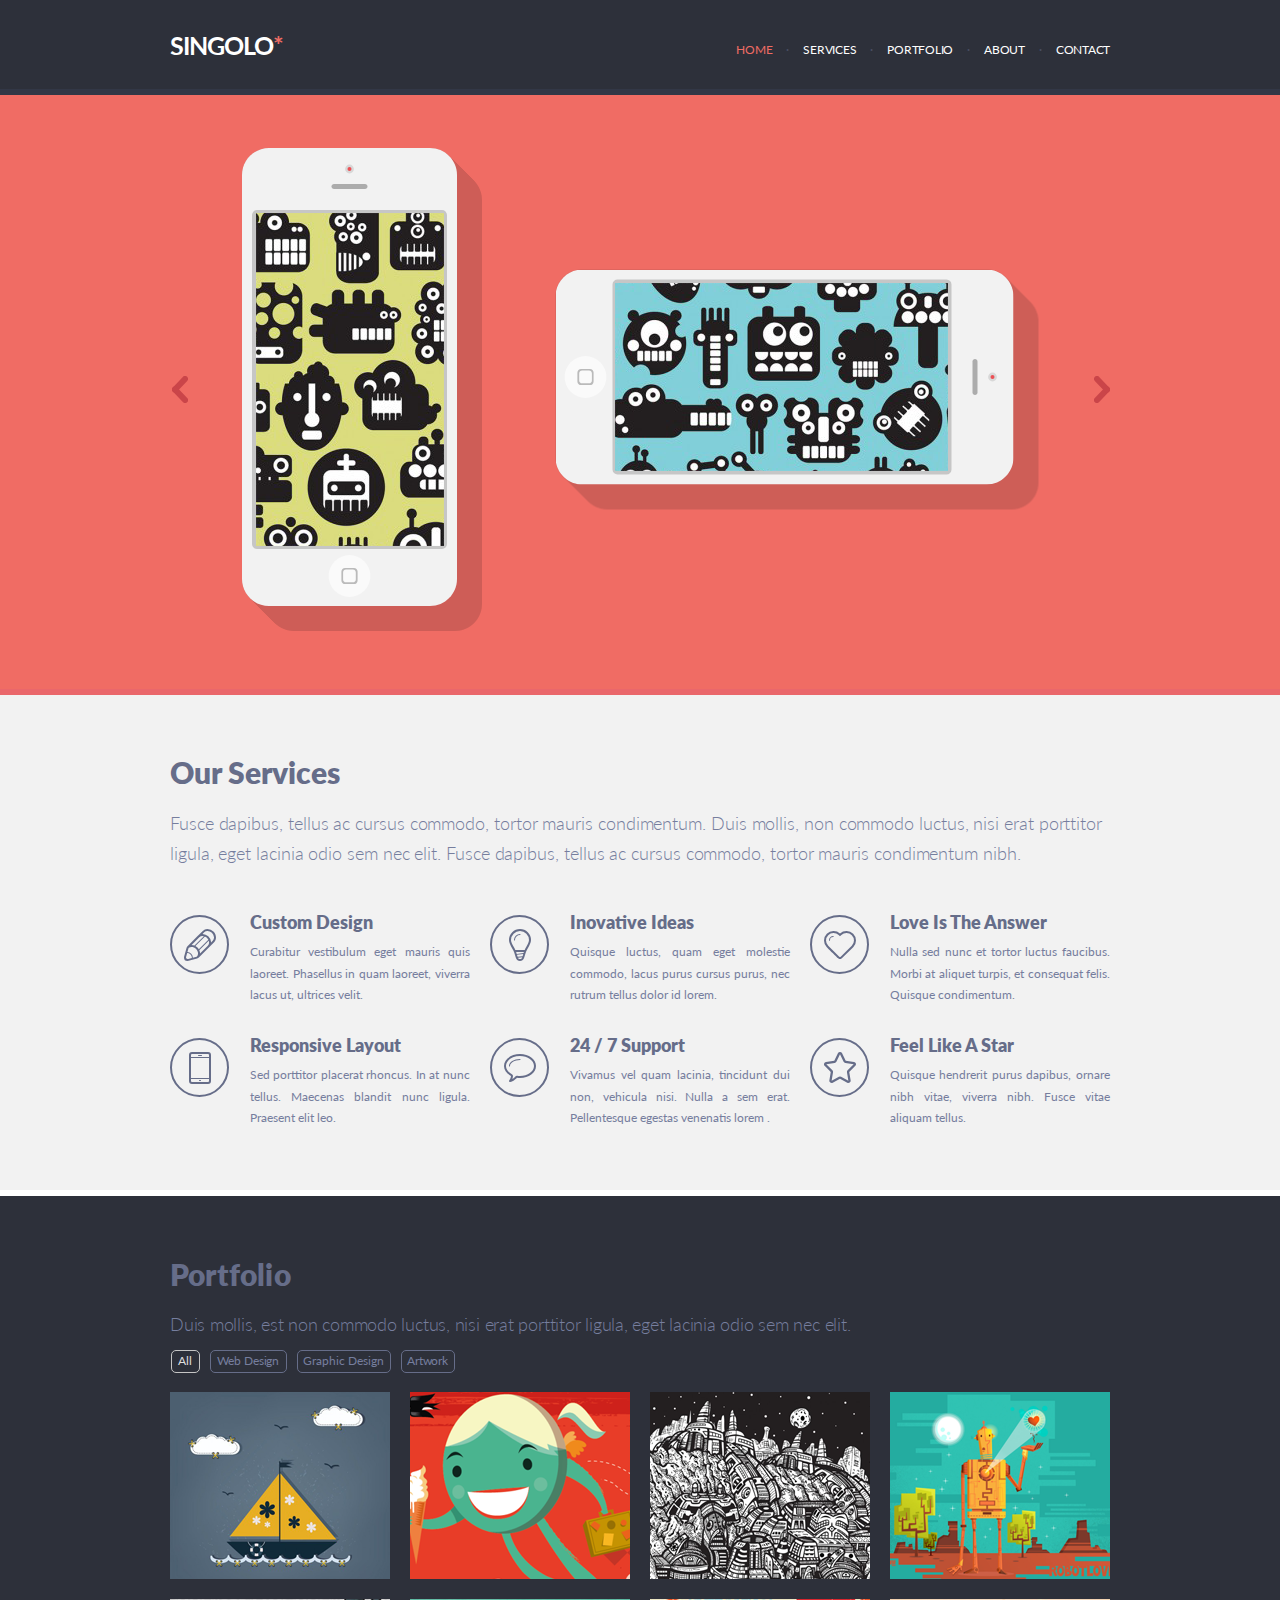
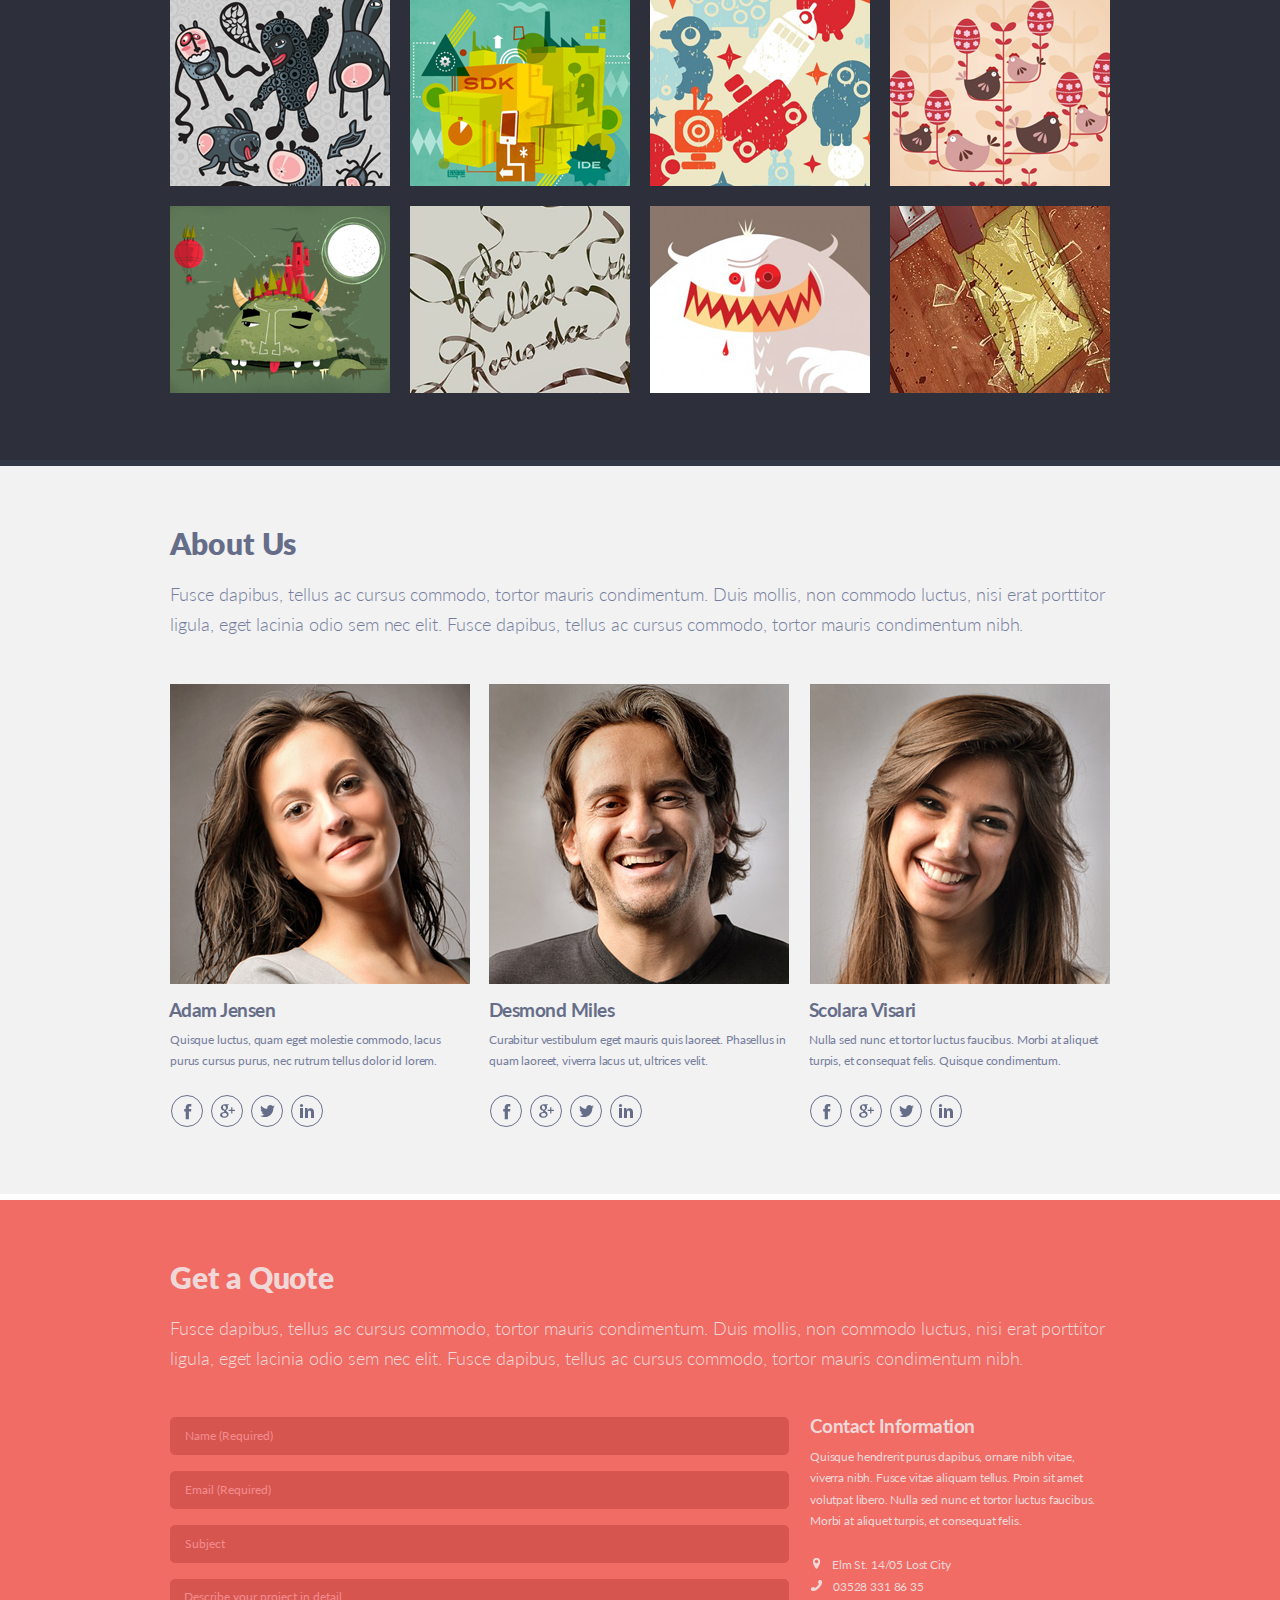
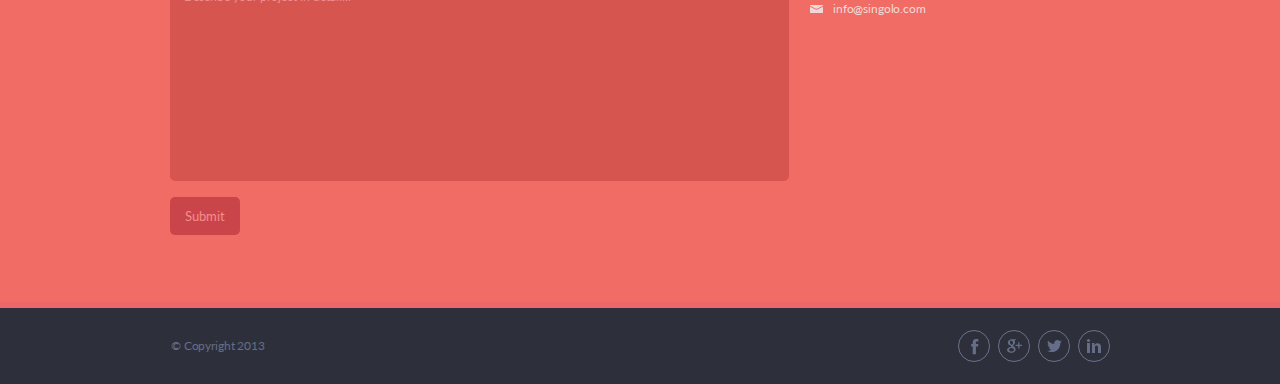
<file: index.html>
<!DOCTYPE html>
<html lang="en">
<head>
  <meta charset="UTF-8">
  <meta name="viewport" content="width=device-width, initial-scale=1.0">
  <title>Singolo</title>
  <link href="https://fonts.googleapis.com/css?family=Lato&display=swap" rel="stylesheet">
  <link rel="stylesheet" href="style.css">
</head>
<body>
  <!--Header starts here-->
  <header class="header">
    <div class="wrapper">
      <div class="logo">
        <h1>SINGOLO</h1>
        <p>*</p>
      </div>
      <nav class="header__navigation">
        <ul class="navigation">
          <li class="navigation-item"><a class="item-active" href="#">HOME</a></li>
          <li class="navigation-item"><a href="#">SERVICES</a></li>
          <li class="navigation-item"><a href="#">PORTFOLIO</a></li>
          <li class="navigation-item"><a href="#">ABOUT</a></li>
          <li class="navigation-item"><a href="#">CONTACT</a></li>
        </ul>
      </nav>
    </div>
  </header>
  <!--Slider starts here-->
  <section class="slider">
    <div class="wrapper">
      <a class="slider__button button_previous" href="#">
        <object type="image/svg+xml" data="assets/arrow.svg">
          <img src="assets/arrow.svg" alt="arrow-prev">
        </object>
      </a>
      <div class="slider__content">
        <div class="vertical-phone">
          <img class="phone-image" src="assets/iPhone.svg" alt="iPhone">
          <img class="shadow-image" src="assets/Shadow.png" alt="shadow">
          <img class="picture-image" src="assets/image_1.png" alt="picture">
        </div>
        <div class="horizontal-phone">
          <img class="phone-image" src="assets/iPhone.svg" alt="iPhone">
          <img class="shadow-image" src="assets/Shadow.png" alt="shadow">
          <img class="picture-image" src="assets/image_2.png" alt="picture">
        </div>
      </div>
      <a class="slider__button button_next" href="#">
        <object type="image/svg+xml" data="assets/arrow.svg">
          <img src="assets/arrow.svg" alt="arrow-prev">
        </object>
      </a>
    </div>
  </section>
  <!--Services starts here-->
  <main class="services">
    <div class="wrapper">
      <div class="services__top">
        <h2>Our Services</h2>
        <p>Fusce dapibus, tellus ac cursus commodo, tortor mauris condimentum. Duis mollis, non 
          commodo luctus, nisi erat porttitor ligula, eget lacinia odio sem nec elit. Fusce 
          dapibus, tellus ac cursus commodo, tortor mauris condimentum nibh.</p>
      </div>
      <div class="services__items">
        <div class="services__item">
          <div class="item_icon">
            <img src="assets/pen.svg" alt="pen">
          </div>
          <div class="item_text">
            <h3>Custom Design</h3>
            <p>Curabitur vestibulum eget mauris quis laoreet. 
              Phasellus in quam laoreet, viverra lacus ut, ultrices velit.</p>
          </div>
        </div>
        <div class="services__item">
          <div class="item_icon">
            <img src="assets/bulb.svg" alt="pen">
          </div>
          <div class="item_text">
            <h3>Inovative Ideas</h3>
            <p>Quisque luctus, quam eget molestie commodo, 
              lacus purus cursus purus, nec rutrum tellus dolor id lorem.</p>
          </div>
        </div>
        <div class="services__item">
          <div class="item_icon">
            <img src="assets/heart.svg" alt="pen">
          </div>
          <div class="item_text">
            <h3>Love Is The Answer</h3>
            <p>Nulla sed nunc et tortor luctus faucibus. 
              Morbi at aliquet turpis, et consequat felis. Quisque condimentum.</p>
          </div>
        </div>
        <div class="services__item">
          <div class="item_icon">
            <img src="assets/phone.svg" alt="pen">
          </div>
          <div class="item_text">
            <h3>Responsive Layout</h3>
            <p>Sed porttitor placerat rhoncus. In at nunc tellus. 
              Maecenas blandit nunc ligula. Praesent elit leo.</p>
          </div>
        </div>
        <div class="services__item">
          <div class="item_icon">
            <img src="assets/bubble.svg" alt="pen">
          </div>
          <div class="item_text">
            <h3>24 / 7 Support</h3>
            <p>Vivamus vel quam lacinia, tincidunt dui non, vehicula nisi. 
              Nulla a sem erat. Pellentesque egestas venenatis lorem .</p>
          </div>
        </div>
        <div class="services__item">
          <div class="item_icon">
            <img src="assets/star.svg" alt="pen">
          </div>
          <div class="item_text">
            <h3>Feel Like A Star</h3>
            <p>Quisque hendrerit purus dapibus, ornare nibh vitae, viverra nibh. 
              Fusce vitae aliquam tellus.</p>
          </div>
        </div>
      </div>  
    </div>
  </main>
  <!--Portfolio start here-->
  <section class="portfolio">
    <div class="wrapper">
      <div class="portfolio__top">
        <h2>Portfolio</h2>
        <p>Duis mollis, est non commodo luctus, nisi erat porttitor ligula, eget lacinia 
          odio sem nec elit.</p>
      </div>
      <div class="portfolio__navigation">
        <ul class="navigation-cover">
          <li class="portfolio__navigation_button navigation_button-active">
            <a>All</a>
          </li>
          <li class="portfolio__navigation_button">
            <a>Web Design</a>
          </li>
          <li class="portfolio__navigation_button">
            <a>Graphic Design</a>
          </li>
          <li class="portfolio__navigation_button">
            <a>Artwork</a>
          </li>
        </ul>
      </div>
      <div class="portfolio__items">
        <figure class="portfolio__item">
          <img src="assets/example_1.png" width="220px" height="187px" alt="example_1">
        </figure>
        <figure class="portfolio__item">
          <img src="assets/example_2.png" width="220px" height="187px" alt="example_2">
        </figure>
        <figure class="portfolio__item">
          <img src="assets/example_3.png" width="220px" height="187px" alt="example_3">
        </figure>
        <figure class="portfolio__item">
          <img src="assets/example_4.png" alt="example_4">
        </figure>
        <figure class="portfolio__item">
          <img src="assets/example_5.png" alt="example_5">
        </figure>
        <figure class="portfolio__item">
          <img src="assets/example_6.png" alt="example_6">
        </figure>
        <figure class="portfolio__item">
          <img src="assets/example_7.png" alt="example_7">
        </figure>
        <figure class="portfolio__item">
          <img src="assets/example_8.png" alt="example_8">
        </figure>
        <figure class="portfolio__item">
          <img src="assets/example_9.png" alt="example_9">
        </figure>
        <figure class="portfolio__item">
          <img src="assets/example_10.png" alt="example_10">
        </figure>
        <figure class="portfolio__item">
          <img src="assets/example_11.png" alt="example_11">
        </figure>
        <figure class="portfolio__item">
          <img src="assets/example_12.png" alt="example_12">
        </figure>
      </div>
    </div>
  </section>
  <!--About-us start here-->
  <section class="about-us">
    <div class="wrapper">
      <div class="about-us__top">
        <h2>About Us</h2>
        <p>Fusce dapibus, tellus ac cursus commodo, tortor mauris condimentum. 
          Duis mollis, non commodo luctus, nisi erat porttitor ligula, eget lacinia 
          odio sem nec elit. Fusce dapibus, tellus ac cursus commodo, tortor mauris 
          condimentum nibh.</p>
      </div>
      <div class="about-us__items">
        <div class="about-us__item">
          <img src="assets/photo_1.png" alt="Adam Jensen">
          <h3>Adam Jensen</h3>
          <p>Quisque luctus, quam eget molestie commodo, lacus purus cursus purus, 
            nec rutrum tellus dolor id lorem.</p>
          <div class="item_social-tags">
            <ul class="social-tags">
              <li class="social-tag">
                <a href="https://ru-ru.facebook.com/" target="blank">
                  <span class="icon-facebook"></span>
                </a>
              </li>
              <li class="social-tag">
                <a href="https://plus.google.com/" target="blank">
                  <span class="icon-plus-google"></span>
                </a>
              </li>
              <li class="social-tag">
                <a href="https://twitter.com/" target="blank">
                  <span class="icon-twitter"></span>
                </a>
              </li>
              <li class="social-tag">
                <a href="https://www.linkedin.com/" target="blank">
                  <span class="icon-linkedin"></span>
                </a>
              </li>
            </ul>
          </div>
        </div>
        <div class="about-us__item">
          <img src="assets/photo_2.png" alt="Desmond Miles">
          <h3>Desmond Miles</h3>
          <p>Curabitur vestibulum eget mauris quis laoreet. Phasellus in quam 
            laoreet, viverra lacus ut, ultrices velit.</p>
          <div class="item_social-tags">
            <ul class="social-tags">
              <li class="social-tag">
                <a href="https://ru-ru.facebook.com/" target="blank">
                  <span class="icon-facebook"></span>
                </a>
              </li>
              <li class="social-tag">
                <a href="https://plus.google.com/" target="blank">
                  <span class="icon-plus-google"></span>
                </a>
              </li>
              <li class="social-tag">
                <a href="https://twitter.com/" target="blank">
                  <span class="icon-twitter"></span>
                </a>
              </li>
              <li class="social-tag">
                <a href="https://www.linkedin.com/" target="blank">
                  <span class="icon-linkedin"></span>
                </a>
              </li>
            </ul>
          </div>
        </div>
        <div class="about-us__item">
          <img src="assets/photo_3.png" alt="Scolara Visari">
          <h3>Scolara Visari</h3>
          <p>Nulla sed nunc et tortor luctus faucibus. Morbi at aliquet turpis, et 
            consequat felis. Quisque condimentum.</p>
          <div class="item_social-tags">
            <ul class="social-tags">
              <li class="social-tag">
                <a href="https://ru-ru.facebook.com/" target="blank">
                  <span class="icon-facebook"></span>
                </a>
              </li>
              <li class="social-tag">
                <a href="https://plus.google.com/" target="blank">
                  <span class="icon-plus-google"></span>
                </a>
              </li>
              <li class="social-tag">
                <a href="https://twitter.com/" target="blank">
                  <span class="icon-twitter"></span>
                </a>
              </li>
              <li class="social-tag">
                <a href="https://www.linkedin.com/" target="blank">
                  <span class="icon-linkedin"></span>
                </a>
              </li>
            </ul>
          </div>
        </div>
      </div>
    </div>
  </section>
  <!--Get-a-quote start here-->
  <section class="get-a-quote">
    <div class="wrapper">
      <div class="get-a-quote__top">
        <h2>Get a Quote</h2>
        <p>Fusce dapibus, tellus ac cursus commodo, tortor mauris condimentum. Duis mollis, 
          non commodo luctus, nisi erat porttitor ligula, eget lacinia odio sem nec elit. 
          Fusce dapibus, tellus ac cursus commodo, tortor mauris condimentum nibh.</p>
      </div>
      <div class="get-a-quote__layout">
        <div class="get-a-quote__form">
          <form class="form-layout" method="POST">
            <input class="form_item input-item" type="text" name="userName" placeholder="Name (Required)" pattern="[A-z0-9 _.-]{1,}" required>
            <input class="form_item input-item" type="email" name="email" placeholder="Email (Required)" pattern="([A-z0-9_.-]{1,})@([A-z0-9_.-]{1,}).([A-z]{2,8})" required>
            <input class="form_item input-item" type="text" name="subject" placeholder="Subject">
            <textarea class="form_item quote-message" name="message" placeholder="Describe your project in detail..."></textarea>
            <input class="form_item form_submit-button" type="submit" name="submit" value="Submit">
          </form>
        </div>
        <div class="get-a-quote__content">
          <h3 class="content__items-heading items-heading">Contact Information</h3>
          <p class="content__items-text items-text">Quisque hendrerit purus dapibus, ornare nibh vitae, viverra nibh. Fusce vitae 
            aliquam tellus. Proin sit amet volutpat libero. Nulla sed nunc et tortor luctus 
            faucibus. Morbi at aliquet turpis, et consequat felis.</p>
          <ul class="content__links links">
            <li class="links__item links__item_location items-text">Elm St. 14/05 Lost City</li>
            <li class="links__item links__item_phone items-text"><a class="links__url items-text" href="tel:+035283318635">03528 331 86 35</a></li>
            <li class="links__item links__item_mail items-text"><a class="links__url items-text" href="mailto:info@singolo.com">info@singolo.com</a></li>  
          </ul>  
        </div>
      </div>
    </div>
  </section>
  <!--Footer start here-->
  <footer class="footer">
    <div class="wrapper">
      <p class="footer_since-information">&#169; Copyright 2013</p>
      <div class="footer_social-tags">
        <ul class="social-tags">
          <li class="social-tag">
            <a href="https://ru-ru.facebook.com/" target="blank">
              <span class="icon-facebook"></span>
            </a>
          </li>
          <li class="social-tag">
            <a href="https://plus.google.com/" target="blank">
              <span class="icon-plus-google"></span>
            </a>
          </li>
          <li class="social-tag">
            <a href="https://twitter.com/" target="blank">
              <span class="icon-twitter"></span>
            </a>
          </li>
          <li class="social-tag">
            <a href="https://www.linkedin.com/" target="blank">
              <span class="icon-linkedin"></span>
            </a>
          </li>
        </ul>
      </div>
    </div>
  </footer>
</body>
</html>
</file>
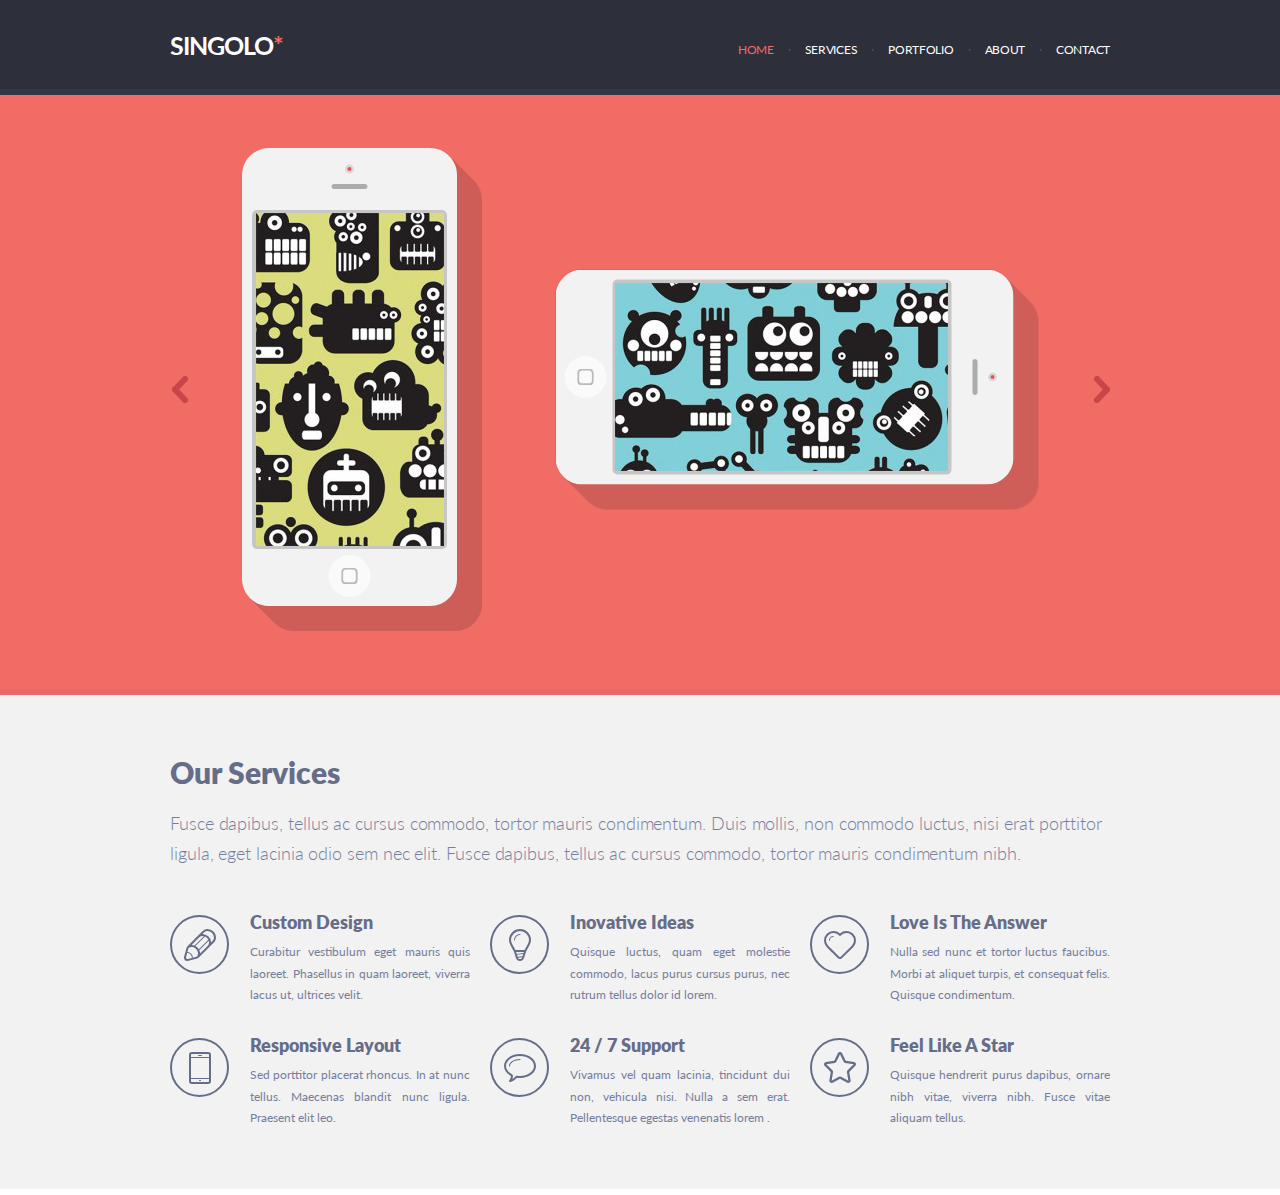
<file: singolo1.html>
<!DOCTYPE html>
<html lang="en">
<head>
  <meta charset="UTF-8">
  <meta name="viewport" content="width=device-width, initial-scale=1.0">
  <title>Singolo</title>
  <link href="https://fonts.googleapis.com/css?family=Lato&display=swap" rel="stylesheet">
  <link rel="stylesheet" href="singolo1.css">
</head>
<body>
  <!--Header starts here-->
  <header class="header">
    <div class="wrapper">
      <div class="logo">
        <h1>SINGOLO</h1>
        <p>*</p>
      </div>
      <nav class="header__navigation">
        <ul class="navigation">
          <li class="navigation-item"><a class="item-active" href="#">HOME</a></li>
          <li class="navigation-item"><a href="#">SERVICES</a></li>
          <li class="navigation-item"><a href="#">PORTFOLIO</a></li>
          <li class="navigation-item"><a href="#">ABOUT</a></li>
          <li class="navigation-item"><a href="#">CONTACT</a></li>
        </ul>
      </nav>
    </div>
  </header>
  <!--Slider starts here-->
  <section class="slider">
    <div class="wrapper">
      <a class="slider__button button_previous" href="#">
        <object type="image/svg+xml" data="assets/arrow.svg">
          <img src="assets/arrow.svg" alt="arrow-prev">
        </object>
      </a>
      <div class="slider__content">
        <div class="vertical-phone">
          <img class="phone-image" src="assets/iPhone.svg" alt="iPhone">
          <img class="shadow-image" src="assets/Shadow.png" alt="shadow">
          <img class="picture-image" src="assets/image_1.png" alt="picture">
        </div>
        <div class="horizontal-phone">
          <img class="phone-image" src="assets/iPhone.svg" alt="iPhone">
          <img class="shadow-image" src="assets/Shadow.png" alt="shadow">
          <img class="picture-image" src="assets/image_2.png" alt="picture">
        </div>
      </div>
      <a class="slider__button button_next" href="#">
        <object type="image/svg+xml" data="assets/arrow.svg">
          <img src="assets/arrow.svg" alt="arrow-prev">
        </object>
      </a>
    </div>
  </section>
  <!--Services starts here-->
  <main class="services">
    <div class="wrapper">
      <div class="services__top">
        <h2>Our Services</h2>
        <p>Fusce dapibus, tellus ac cursus commodo, tortor mauris condimentum. Duis mollis, non 
          commodo luctus, nisi erat porttitor ligula, eget lacinia odio sem nec elit. Fusce 
          dapibus, tellus ac cursus commodo, tortor mauris condimentum nibh.</p>
      </div>
      <div class="services__items">
        <div class="services__item">
          <div class="item_icon">
            <img src="assets/pen.svg" alt="pen">
          </div>
          <div class="item_text">
            <h3>Custom Design</h3>
            <p>Curabitur vestibulum eget mauris quis laoreet. 
              Phasellus in quam laoreet, viverra lacus ut, ultrices velit.</p>
          </div>
        </div>
        <div class="services__item">
          <div class="item_icon">
            <img src="assets/bulb.svg" alt="pen">
          </div>
          <div class="item_text">
            <h3>Inovative Ideas</h3>
            <p>Quisque luctus, quam eget molestie commodo, 
              lacus purus cursus purus, nec rutrum tellus dolor id lorem.</p>
          </div>
        </div>
        <div class="services__item">
          <div class="item_icon">
            <img src="assets/heart.svg" alt="pen">
          </div>
          <div class="item_text">
            <h3>Love Is The Answer</h3>
            <p>Nulla sed nunc et tortor luctus faucibus. 
              Morbi at aliquet turpis, et consequat felis. Quisque condimentum.</p>
          </div>
        </div>
        <div class="services__item">
          <div class="item_icon">
            <img src="assets/phone.svg" alt="pen">
          </div>
          <div class="item_text">
            <h3>Responsive Layout</h3>
            <p>Sed porttitor placerat rhoncus. In at nunc tellus. 
              Maecenas blandit nunc ligula. Praesent elit leo.</p>
          </div>
        </div>
        <div class="services__item">
          <div class="item_icon">
            <img src="assets/bubble.svg" alt="pen">
          </div>
          <div class="item_text">
            <h3>24 / 7 Support</h3>
            <p>Vivamus vel quam lacinia, tincidunt dui non, vehicula nisi. 
              Nulla a sem erat. Pellentesque egestas venenatis lorem .</p>
          </div>
        </div>
        <div class="services__item">
          <div class="item_icon">
            <img src="assets/star.svg" alt="pen">
          </div>
          <div class="item_text">
            <h3>Feel Like A Star</h3>
            <p>Quisque hendrerit purus dapibus, ornare nibh vitae, viverra nibh. 
              Fusce vitae aliquam tellus.</p>
          </div>
        </div>
      </div>  
    </div>
  </main>
</body>
</html>
</file>
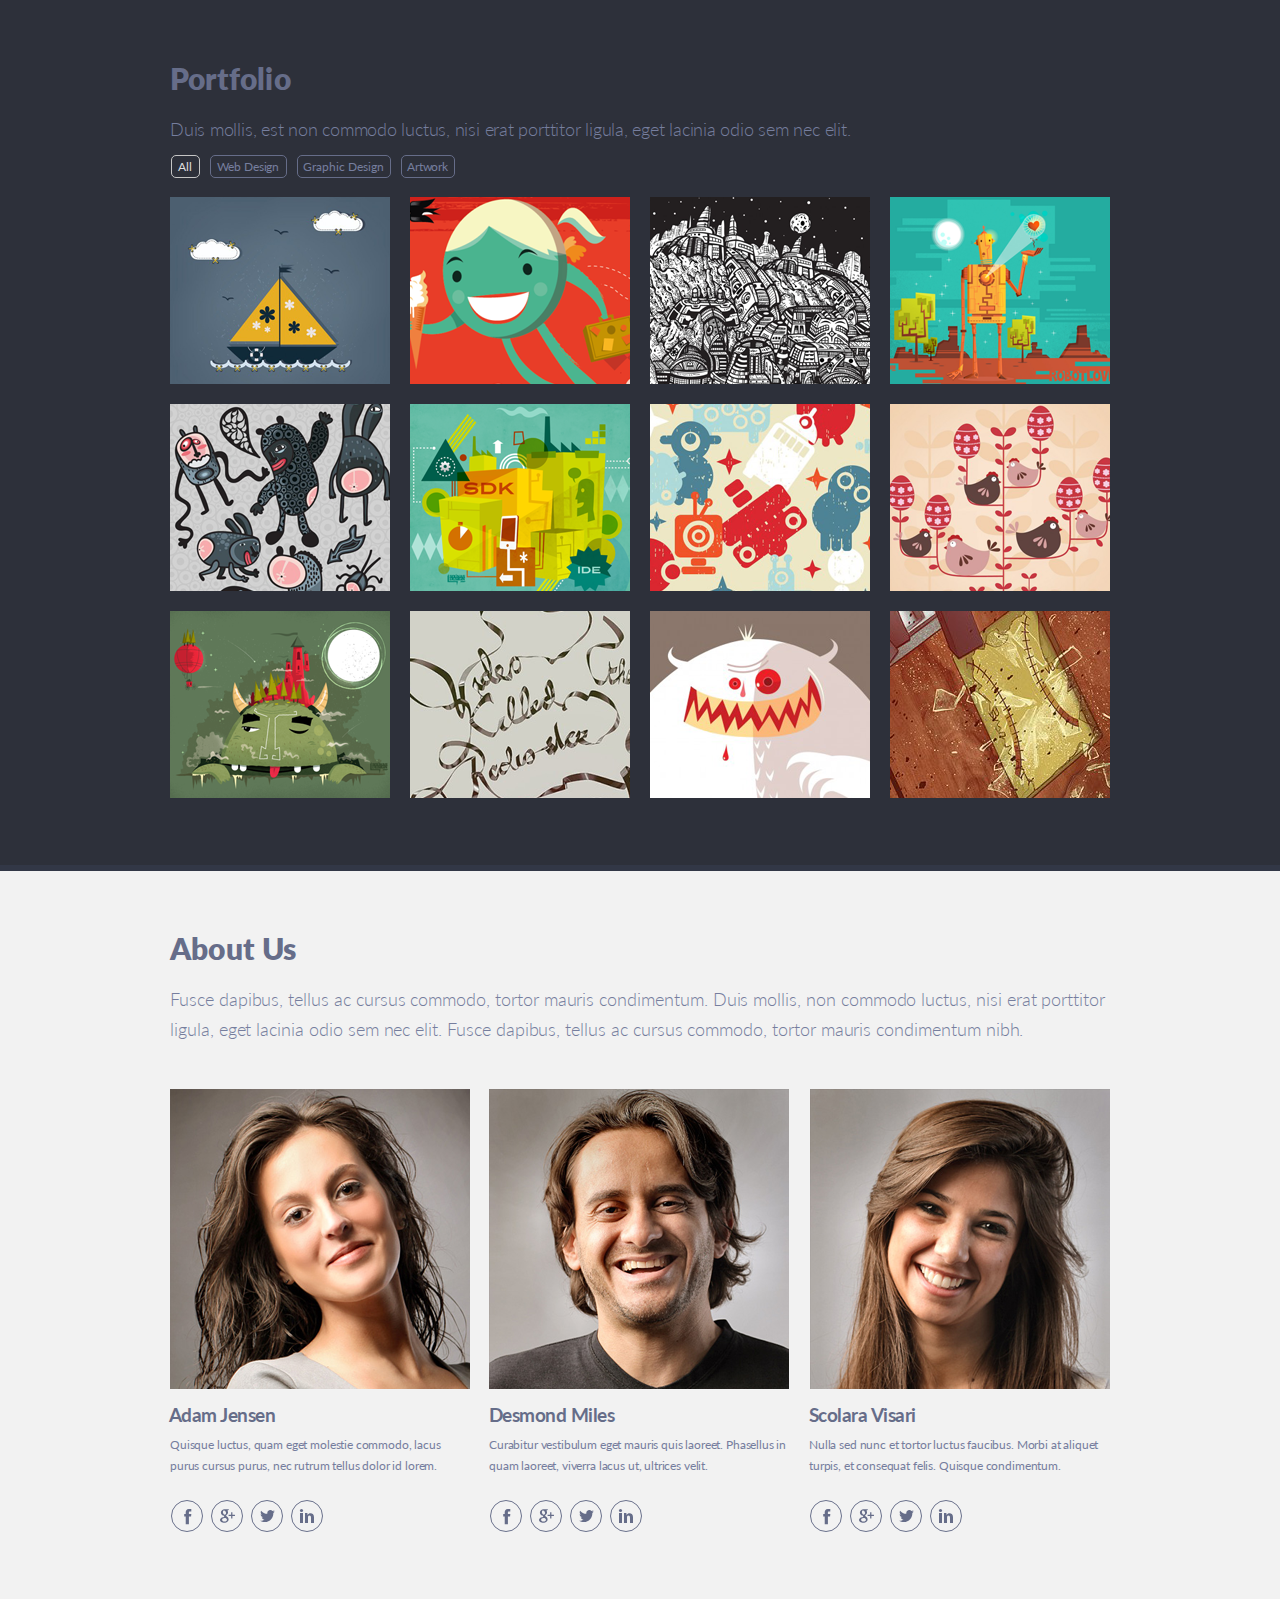
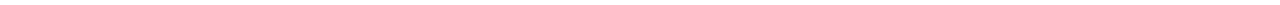
<file: singolo2.html>
<!DOCTYPE html>
<html lang="en">
  <head>
    <meta charset="UTF-8">
    <meta name="viewport" content="width=device-width, initial-scale=1.0">
    <title>Singolo</title>
    <link href="https://fonts.googleapis.com/css?family=Lato&display=swap" rel="stylesheet">
    <link rel="stylesheet" href="singolo2.css">
  </head>
  <body>
    <!--Portfolio start here-->
    <section class="portfolio">
      <div class="wrapper">
        <div class="portfolio__top">
          <h2>Portfolio</h2>
          <p>Duis mollis, est non commodo luctus, nisi erat porttitor ligula, eget lacinia 
            odio sem nec elit.</p>
        </div>
        <div class="portfolio__navigation">
          <ul class="navigation-cover">
            <li class="portfolio__navigation_button navigation_button-active">
              <a>All</a>
            </li>
            <li class="portfolio__navigation_button">
              <a>Web Design</a>
            </li>
            <li class="portfolio__navigation_button">
              <a>Graphic Design</a>
            </li>
            <li class="portfolio__navigation_button">
              <a>Artwork</a>
            </li>
          </ul>
        </div>
        <div class="portfolio__items">
          <figure class="portfolio__item">
            <img src="assets/example_1.png" width="220px" height="187px" alt="example_1">
          </figure>
          <figure class="portfolio__item">
            <img src="assets/example_2.png" width="220px" height="187px" alt="example_2">
          </figure>
          <figure class="portfolio__item">
            <img src="assets/example_3.png" width="220px" height="187px" alt="example_3">
          </figure>
          <figure class="portfolio__item">
            <img src="assets/example_4.png" alt="example_4">
          </figure>
          <figure class="portfolio__item">
            <img src="assets/example_5.png" alt="example_5">
          </figure>
          <figure class="portfolio__item">
            <img src="assets/example_6.png" alt="example_6">
          </figure>
          <figure class="portfolio__item">
            <img src="assets/example_7.png" alt="example_7">
          </figure>
          <figure class="portfolio__item">
            <img src="assets/example_8.png" alt="example_8">
          </figure>
          <figure class="portfolio__item">
            <img src="assets/example_9.png" alt="example_9">
          </figure>
          <figure class="portfolio__item">
            <img src="assets/example_10.png" alt="example_10">
          </figure>
          <figure class="portfolio__item">
            <img src="assets/example_11.png" alt="example_11">
          </figure>
          <figure class="portfolio__item">
            <img src="assets/example_12.png" alt="example_12">
          </figure>
        </div>
      </div>
    </section>
    <!--About-us start here-->
    <section class="about-us">
      <div class="wrapper">
        <div class="about-us__top">
          <h2>About Us</h2>
          <p>Fusce dapibus, tellus ac cursus commodo, tortor mauris condimentum. 
            Duis mollis, non commodo luctus, nisi erat porttitor ligula, eget lacinia 
            odio sem nec elit. Fusce dapibus, tellus ac cursus commodo, tortor mauris 
            condimentum nibh.</p>
        </div>
        <div class="about-us__items">
          <div class="about-us__item">
            <img src="assets/photo_1.png" alt="Adam Jensen">
            <h3>Adam Jensen</h3>
            <p>Quisque luctus, quam eget molestie commodo, lacus purus cursus purus, 
              nec rutrum tellus dolor id lorem.</p>
            <div class="item_social-tags">
              <ul class="social-tags">
                <li class="social-tag">
                  <a href="https://ru-ru.facebook.com/" target="blank">
                    <span class="icon-facebook"></span>
                  </a>
                </li>
                <li class="social-tag">
                  <a href="https://plus.google.com/" target="blank">
                    <span class="icon-plus-google"></span>
                  </a>
                </li>
                <li class="social-tag">
                  <a href="https://twitter.com/" target="blank">
                    <span class="icon-twitter"></span>
                  </a>
                </li>
                <li class="social-tag">
                  <a href="https://www.linkedin.com/" target="blank">
                    <span class="icon-linkedin"></span>
                  </a>
                </li>
              </ul>
            </div>
          </div>
          <div class="about-us__item">
            <img src="assets/photo_2.png" alt="Desmond Miles">
            <h3>Desmond Miles</h3>
            <p>Curabitur vestibulum eget mauris quis laoreet. Phasellus in quam 
              laoreet, viverra lacus ut, ultrices velit.</p>
            <div class="item_social-tags">
              <ul class="social-tags">
                <li class="social-tag">
                  <a href="https://ru-ru.facebook.com/" target="blank">
                    <span class="icon-facebook"></span>
                  </a>
                </li>
                <li class="social-tag">
                  <a href="https://plus.google.com/" target="blank">
                    <span class="icon-plus-google"></span>
                  </a>
                </li>
                <li class="social-tag">
                  <a href="https://twitter.com/" target="blank">
                    <span class="icon-twitter"></span>
                  </a>
                </li>
                <li class="social-tag">
                  <a href="https://www.linkedin.com/" target="blank">
                    <span class="icon-linkedin"></span>
                  </a>
                </li>
              </ul>
            </div>
          </div>
          <div class="about-us__item">
            <img src="assets/photo_3.png" alt="Scolara Visari">
            <h3>Scolara Visari</h3>
            <p>Nulla sed nunc et tortor luctus faucibus. Morbi at aliquet turpis, et 
              consequat felis. Quisque condimentum.</p>
            <div class="item_social-tags">
              <ul class="social-tags">
                <li class="social-tag">
                  <a href="https://ru-ru.facebook.com/" target="blank">
                    <span class="icon-facebook"></span>
                  </a>
                </li>
                <li class="social-tag">
                  <a href="https://plus.google.com/" target="blank">
                    <span class="icon-plus-google"></span>
                  </a>
                </li>
                <li class="social-tag">
                  <a href="https://twitter.com/" target="blank">
                    <span class="icon-twitter"></span>
                  </a>
                </li>
                <li class="social-tag">
                  <a href="https://www.linkedin.com/" target="blank">
                    <span class="icon-linkedin"></span>
                  </a>
                </li>
              </ul>
            </div>
          </div>
        </div>
      </div>
    </section>
  </body>
</html>
</file>
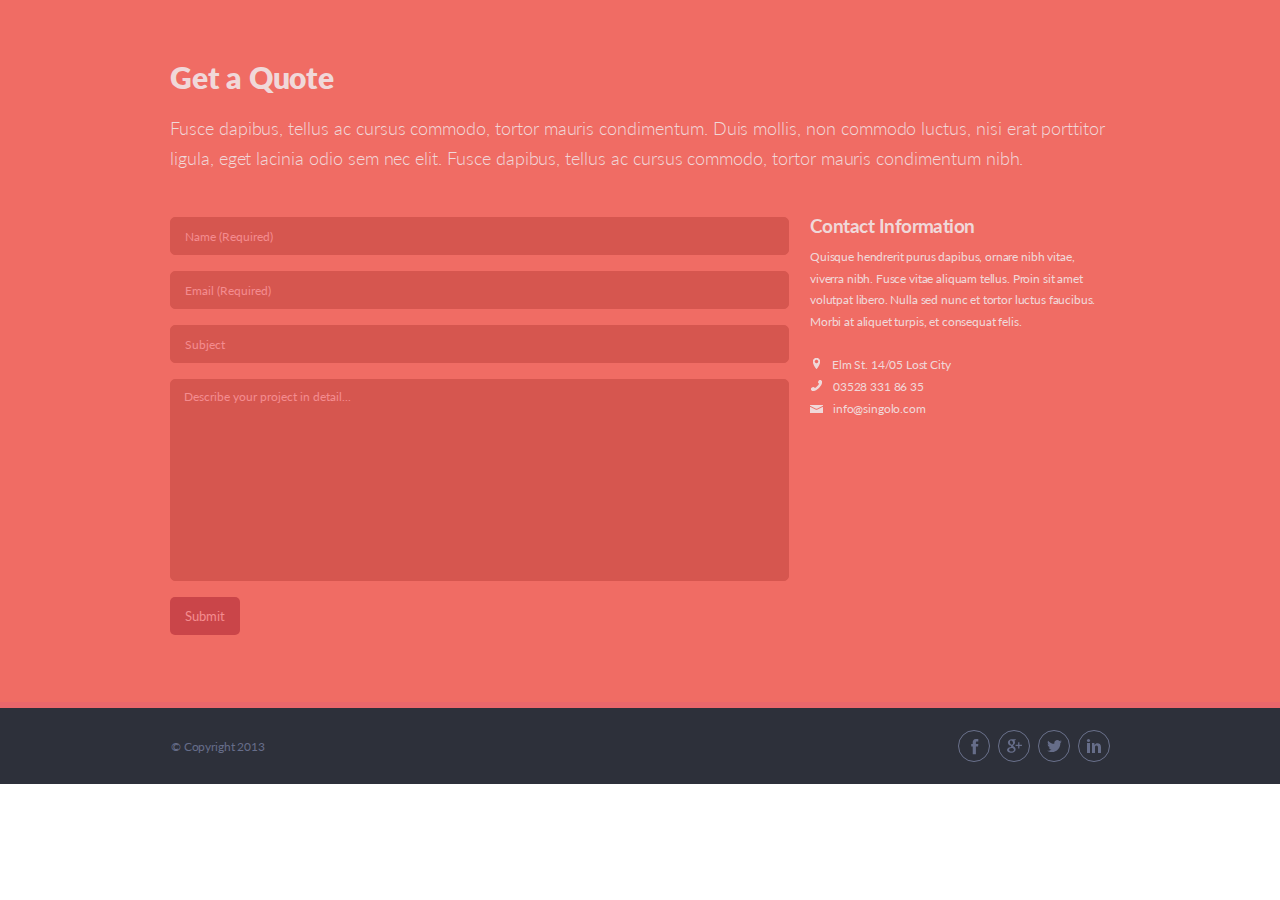
<file: singolo3.html>
<!DOCTYPE html>
<html lang="en">
  <head>
    <meta charset="UTF-8">
    <meta name="viewport" content="width=device-width, initial-scale=1.0">
    <title>Singolo</title>
    <link href="https://fonts.googleapis.com/css?family=Lato&display=swap" rel="stylesheet">
    <link rel="stylesheet" href="singolo3.css">
  </head>
<body>
  <!--Get-a-quote start here-->
  <section class="get-a-quote">
    <div class="wrapper">
      <div class="get-a-quote__top">
        <h2>Get a Quote</h2>
        <p>Fusce dapibus, tellus ac cursus commodo, tortor mauris condimentum. Duis mollis, 
          non commodo luctus, nisi erat porttitor ligula, eget lacinia odio sem nec elit. 
          Fusce dapibus, tellus ac cursus commodo, tortor mauris condimentum nibh.</p>
      </div>
      <div class="get-a-quote__layout">
        <div class="get-a-quote__form">
          <form class="form-layout" method="POST">
            <input class="form_item input-item" type="text" name="userName" placeholder="Name (Required)" pattern="[A-z0-9 _.-]{1,}" required>
            <input class="form_item input-item" type="email" name="email" placeholder="Email (Required)" pattern="([A-z0-9_.-]{1,})@([A-z0-9_.-]{1,}).([A-z]{2,8})" required>
            <input class="form_item input-item" type="text" name="subject" placeholder="Subject">
            <textarea class="form_item quote-message" name="message" placeholder="Describe your project in detail..."></textarea>
            <input class="form_item form_submit-button" type="submit" name="submit" value="Submit">
          </form>
        </div>
        <div class="get-a-quote__content">
          <h3 class="content__items-heading items-heading">Contact Information</h3>
          <p class="content__items-text items-text">Quisque hendrerit purus dapibus, ornare nibh vitae, viverra nibh. Fusce vitae 
            aliquam tellus. Proin sit amet volutpat libero. Nulla sed nunc et tortor luctus 
            faucibus. Morbi at aliquet turpis, et consequat felis.</p>
          <ul class="content__links links">
            <li class="links__item links__item_location items-text">Elm St. 14/05 Lost City</li>
            <li class="links__item links__item_phone items-text"><a class="links__url items-text" href="tel:+035283318635">03528 331 86 35</a></li>
            <li class="links__item links__item_mail items-text"><a class="links__url items-text" href="mailto:info@singolo.com">info@singolo.com</a></li>  
          </ul>  
        </div>
      </div>
    </div>
  </section>
  <!--Footer start here-->
  <footer class="footer">
    <div class="wrapper">
      <p class="footer_since-information">&#169; Copyright 2013</p>
      <div class="footer_social-tags">
        <ul class="social-tags">
          <li class="social-tag">
            <a href="https://ru-ru.facebook.com/" target="blank">
              <span class="icon-facebook"></span>
            </a>
          </li>
          <li class="social-tag">
            <a href="https://plus.google.com/" target="blank">
              <span class="icon-plus-google"></span>
            </a>
          </li>
          <li class="social-tag">
            <a href="https://twitter.com/" target="blank">
              <span class="icon-twitter"></span>
            </a>
          </li>
          <li class="social-tag">
            <a href="https://www.linkedin.com/" target="blank">
              <span class="icon-linkedin"></span>
            </a>
          </li>
        </ul>
      </div>
    </div>
  </footer>
</body>
</html>
</file>
<file: style.css>
@font-face {
  font-family: 'Lato';
  src: url(assets/Lato-Black.ttf);
  font-weight: 900;
}

@font-face {
  font-family: 'Lato';
  src: url(assets/Lato-Light.ttf);
  font-weight: 300;
}

@font-face {
  font-family: 'Lato';
  src: url(assets/Lato-Regular.ttf);
  font-weight: 400;
}

* {
  box-sizing: border-box; 
  margin: 0;
  padding: 0;
  font-family: 'Lato', Arial, Helvetica, sans-serif;
}

.wrapper {
  width: 1020px;
  margin: 0 auto;
}

/*Header*/

.header {
  justify-content: space-between;
  background-color: #2d303a;
  border-bottom: 6px solid #323746;
}

.header .wrapper {
  display: flex;
  justify-content: space-between;
  align-items: center;
  height: 89px;
  padding: 0 40px;
}

.logo {
  display: flex;
  justify-content: left;
}

.logo h1{
  color: #ffffff;
  font-size: 25px;
  letter-spacing: -1px;
  font-weight: 700;
}

.logo p {
  color: #f06c64;
  font-size: 25px;
  letter-spacing: -1px;
  font-weight: 700;
}

.header__navigation {
  margin-top: 6px;
}

.navigation {
  display: flex;
}

.navigation-item {
  list-style: none;
  margin-left: 13px;
}

.navigation-item {
  list-style: none;
  margin-left: 14px;
}

.navigation-item a {
  color: #ffffff;
  text-decoration: none;
  font-size: 12px;
  letter-spacing: -0.25px;
  transition-duration: .2s;
}

.navigation-item .item-active {
  color: #f06c64;
}

.navigation-item:not(:nth-child(1))::before{
  content: "·";
  margin-right: 14px;
  font-size: 12px;
  color: #494e62;
}

.navigation-item a:hover {
  color: #f06c64;
  transition-duration: 0.2s;
}

/*slider*/

.slider {
  background-color: #f06c64;
  border-bottom: 6px solid #ea676b;
}

.slider .wrapper {
  display: flex;
  padding: 53px 40px 58px 42px;
  justify-content: space-between;
  align-items: center;
}

.slider__button {
  display: block;
  width: 16px;
  height: 27px;
  transition-duration: .2s;
}

.slider__button:hover {
  opacity: 0.6;
  transition-duration: .2s;
}

.slider__button object{
  pointer-events: none;
}

.button_next {
  transform: rotate(180deg);
}

.slider__content {
  display: flex;
  justify-content: left;
  min-height: 483px;
  width: 800px;
}

.vertical-phone {
  position: relative;
}

.vertical-phone .phone-image{
  height: 458px;
  position: absolute;
  top: 0;
  left: 1px;
  z-index: 10;
}

.vertical-phone .shadow-image {
  position: absolute;
  top: 0;
  left: 1px;
  z-index: 5;
}

.vertical-phone .picture-image {
  position: absolute;
  top: 65px;
  left: 15px;
  z-index: 15;
}

.horizontal-phone {
  position: relative;
}

.horizontal-phone .phone-image{
  height: 458px;
  transform: rotate(90deg);
  position: absolute;
  top: 0;
  left: 436px;
  z-index: 10;
}

.horizontal-phone .shadow-image {
 
  transform: scale(-1, 1) rotate(90deg);
  position: absolute;
  top: 0;
  left: 436px;
  z-index: 5;
}

.horizontal-phone .picture-image {
  position: absolute;
  top: 135px;
  left: 374px;
  z-index: 15;
}

/*services*/

.services {
  display: flex;
  background-color: #f2f2f2;
  border-bottom: 6px solid #ffffff;
}

.services .wrapper {
  padding: 59px 30px 0;
}

.services__top {
  margin: 0 10px;
}

.services__top h2 {
  font-size: 30px;
  font-weight: 900;
  color: #666d89;
  padding-bottom: 2px;
}

.services__top p {
  font-size: 18px;
  font-weight: 300;
  color: #767e9e;
  margin-top: 16px;
  letter-spacing: -0.075px;
  line-height: 30px;
}

.services__items {
  display: flex;
  justify-content: space-between;
  align-content: flex-start;
  flex-wrap: wrap;
  margin-top: 33px;
  margin-bottom: 42.5px;
}

.services__item {
  display: flex;
  justify-content: space-between;
  height: 103px;
  width: calc(33.33% - 20px);
  margin: 10px;
}

.item_icon {
  display: flex;
  margin-top: 4px;
  width: 59px;
  height: 59px;
  border: 2px solid #666d89;
  border-radius: 50%;
  align-items: center;
  justify-content: center;
}

.item_text {
  width: 220px;
}

.item_text h3 {
  font-size: 18px;
  font-weight: 900;
  color: #666d89;
}

.item_text p {
  margin-top: 8px;
  font-size: 12px;
  font-weight: normal;
  color: #767e9e;
  line-height: 21.5px;
  text-align: justify;
}

/*Portfolio start here*/

.portfolio {
  background-color: #2d303a;
  border-bottom: 6px solid #323746;
}

.portfolio .wrapper {
  padding: 60px 40px 47px;
}

.portfolio__top h2 {
  font-size: 30px;
  color: #666d89;
  letter-spacing: 0.2px;
  font-weight: 900;
}

.portfolio__top p {
  margin-top: 21px;
  font-size: 18px;
  font-weight: 300;
  letter-spacing: -0.225px;
  color: #767e9e;
}

.portfolio__navigation {
  margin-top: 15px;
  margin-left: 1px;
}

.navigation-cover {
  display: flex;
  justify-content: flex-start;
}

.portfolio__navigation_button {
  list-style: none;
  margin-right: 10px;
}

.portfolio__navigation_button a{
  display: block;
  border: 1px solid #666d89;
  border-radius: 5px;
  font-size: 12px;
  font-weight: 400;
  color: #767e9e;
  padding: 2.5px 7px 3.5px 6px;
  letter-spacing: -0.05px;
  cursor: pointer;
  transition-duration: .2s;
}

/*fix some margin and padding for pixel perfect*/

.portfolio__navigation_button:nth-child(3) a{
  padding: 2.5px 6px 3.5px 5px;
}

.portfolio__navigation_button:nth-child(4) a{
  padding: 2.5px 6px 3.5px 5px;
}

/*end fix some margin and padding for pixel perfect*/

.portfolio__navigation_button a:hover{
  border: 1px solid #c5c5c5;
  color: #dedede;
  transition-duration: .2s;
}

.navigation_button-active a{
  border-color: #c5c5c5;
  color: #dedede;
}

.portfolio__items {
  display: flex;
  margin-top: 19px;
  flex-flow: row wrap;
  justify-content: space-between;
}

.portfolio__item { 
  display: none;
  flex: 0 0 calc(25%-20px);
  width: 220px;
  height: 187px;
  margin-bottom: 20px;
} 

.portfolio__item:nth-child(-n+12) { 
    display:block; 
} 

/*About-us start here*/

.about-us {
  background-color: #f2f2f2;
  border-bottom: 6px solid #ffffff;
}

.about-us .wrapper {
  padding: 59px 40px 67px;
}


.about-us__top h2 {
  font-size: 30px;
  color: #666d89;
  letter-spacing: 0.2px;
  font-weight: 900;
}

.about-us__top p {
  margin-top: 18px;
  font-size: 18px;
  font-weight: 300;
  letter-spacing: -0.05px;
  line-height: 30px;
  color: #767e9e;
}

.about-us__items {
  display: flex;
  margin-top: 45px;
  flex-flow: row nowrap;
  justify-content: space-between;
}

.about-us__item {
  flex: 0 0 300px;
}

.about-us__item:nth-child(2) {
  margin-left: -2px;
}

.about-us__item h3 {
  font-size: 19px;
  color: #666d89;
  margin-top: 11px;
  letter-spacing: -0.54px;
}

.about-us__item p {
  margin-top: 8px;
  font-size: 12px;
  font-weight: 400;
  color: #767e9e;
  line-height: 21px;
  letter-spacing: -0.15px;
}

/*fix some margin and padding for pixel perfect*/
.about-us__item:nth-child(3) .item_social-tags {
  margin-left: 0px;
}

.about-us__item:nth-child(1) h3 {
  margin-left: -1px;
}

.about-us__item:nth-child(3) h3 {
  margin-left: -1px;
}

.about-us__item:nth-child(3) p {
  margin-left: -1px;
}

/*end fix some margin and padding for pixel perfect*/

.item_social-tags {
  margin-top: 24px;
  margin-left: 1px;
}

.social-tags {
  display: flex;
  justify-content: left;
}

.social-tag {
  list-style: none;
  margin-right: 8px;
}

.social-tag a {
  display: block;
  width: 32px;
  height: 32px;
  border-radius: 50%;
  transition-duration: .2s;
}

.social-tag a:hover {
  opacity: 0.6;
  transition-duration: .2s;
}

.icon-facebook {
  display: block;
  width: 32px;
  height: 32px;
  border: 1px solid #6a718c;
  border-radius: 50%;
  background-image: url(assets/icon-facebook.svg);
  background-size: 25px 18px;
  background-repeat: no-repeat;
  background-position: center center;
}

.icon-plus-google {
  display: block;
  width: 32px;
  height: 32px;
  border: 1px solid #6a718c;
  border-radius: 50%;
  background-image: url(assets/icon-google-plus.svg);
  background-size: 17px 17px;
  background-repeat: no-repeat;
  background-position: center 6px;
}

.icon-twitter {
  display: block;
  width: 32px;
  height: 32px;
  border: 1px solid #6a718c;
  border-radius: 50%;
  background-image: url(assets/icon-twitter.svg);
  background-size: 17px 17px;
  background-repeat: no-repeat;
  background-position: center 6px;
}

.icon-linkedin {
  display: block;
  width: 32px;
  height: 32px;
  border: 1px solid #6a718c;
  border-radius: 50%;
  background-image: url(assets/icon-linkedin.svg);
  background-size: 24px 24px;
  background-repeat: no-repeat;
  background-position: center center;
}

/*Get-a-quote start here*/

.get-a-quote {
  background-color: #f06c64;
  border-bottom: 6px solid #ea676b;
}

.get-a-quote .wrapper {
  padding: 59px 40px 67px;
}

.get-a-quote__top h2 {
  font-size: 30px;
  color: #f0d8d9;
  letter-spacing: -0.2px;
  font-weight: 900;
}

.get-a-quote__top p {
  margin-top: 18px;
  font-size: 18px;
  color: #f0d8d9;
  letter-spacing: -0.05px;
  line-height: 30px;
  font-weight: 300;
}

.get-a-quote__layout {
  display: flex;
  justify-content: space-between;
  margin-top: 41px;
}

.get-a-quote__form {
  margin-top: 3px;
  flex: 1 0 auto;
}

.form-layout {
  display: flex;
  flex-direction: column;
}

.form-layout *{
  margin-bottom: 16px;
}

.form-layout :last-child {
  margin-bottom: 0px;
}

.form_item {
  border-radius: 5px;
  border: none;
  outline: none;
}

.form_item::placeholder {
  font-size: 12px;
  color: #f48c8f;
  vertical-align: top;
}

.form_item:-ms-input-placeholder {
  font-size: 12px;
  color: #f48c8f;
  vertical-align: top;
}

.form_item::-ms-input-placeholder{
  font-size: 12px;
  color: #f48c8f;
  vertical-align: top;
}

.form_item::-webkit-input-placeholder {
  font-size: 12px;
  color: #f48c8f;
  vertical-align: top;
}

.input-item {
  height: 38px;
  color: #f48c8f;
  background-color: #d6564f;
  border: 1px solid #d6564f;
  padding-left: 14px;
  padding-bottom: 1px;
  transition-duration: .2s;
}

.input-item:hover, .quote-message:hover{
  border: 1px solid #ca4549;
  opacity: 0.6;
  transition-duration: .2s;
}

.input-item:invalid:not(:focus):not(:placeholder-shown){
  border: 1px solid #ff0000;
  opacity: 0.6;
  transition-duration: .2s;
}

.input-item:focus, .quote-message:focus{
  border: 1px solid #ca4549;
  opacity: 0.75;
}

.quote-message {
  height: 202px;
  width: 100%;
  resize: none;
  font-size: 12px;
  color: #f48c8f;
  background-color: #d6564f;
  border: 1px solid #d6564f;
  padding: 9px 13px;
  transition-duration: .2s;
}

.form_submit-button {
  background-color: #ca4549;
  color: #f48c8f;
  height: 38px;
  width: 70px;
  cursor: pointer;
  transition-duration: .2s;
}

.form_submit-button:hover {
  opacity: 0.6;
  transition-duration: .2s;
}


.get-a-quote__content {
  flex: 0 0 300px;
  margin-left: 21px;
}

.content__items-heading {
  font-size: 19px;
  color: #f0d8d9;
  margin-top: 0px;
  letter-spacing: -0.54px;
}

.content__items-text {
  margin-top: 9px;
  line-height: 21.5px;
}

.items-text {
  font-size: 12px;
  font-weight: 400;
  color: #f0d8d9;
  letter-spacing: -0.15px;
}

.content__links {
  margin-top: 25px;
}

.links__item {
  list-style: none;
  margin-bottom: 7px;
}

.links__item:last-child {
  margin-bottom: 0px;
}

.links__item_location::before{
  content: url(assets/icon-location.png);
  display: inline-block;
  margin-right: 12px;
  margin-left: 3px;
}

.links__item_phone::before{
  content: url(assets/icon-phone.png);
  display: inline-block;
  margin-left: 1px;
  margin-right: 11px;
}

.links__item_mail::before{
  content: url(assets/icon-mail.png);
  display: inline-block;
  margin-right: 10px;
}


.links__url {
  text-decoration: none;
}

/*Footer start here*/

.footer {
  background-color: #2d303a;
}

.footer .wrapper {
  display: flex;
  height: 76px;
  align-items: center;
  justify-content: space-between;
  padding: 0 40px;
}

.footer_since-information {
  margin-left: 1px;
  font-size: 12px;
  color: #666d89;
  letter-spacing: -0.15px;
}

.social-tags {
  display: flex;
  justify-content: left;
}

.social-tags :last-child {
  margin-right: 0px;
}

.social-tag {
  list-style: none;
  margin-right: 8px;
}

.social-tag a {
  display: block;
  width: 32px;
  height: 32px;
  border-radius: 50%;
  transition-duration: .2s;
}

.social-tag a:hover {
  opacity: 0.6;
  transition-duration: .2s;
}

.icon-facebook {
  display: block;
  width: 32px;
  height: 32px;
  border: 1px solid #6a718c;
  border-radius: 50%;
  background-image: url(assets/icon-facebook.svg);
  background-size: 25px 18px;
  background-repeat: no-repeat;
  background-position: center center;
}

.icon-plus-google {
  display: block;
  width: 32px;
  height: 32px;
  border: 1px solid #6a718c;
  border-radius: 50%;
  background-image: url(assets/icon-google-plus.svg);
  background-size: 17px 17px;
  background-repeat: no-repeat;
  background-position: center 6px;
}

.icon-twitter {
  display: block;
  width: 32px;
  height: 32px;
  border: 1px solid #6a718c;
  border-radius: 50%;
  background-image: url(assets/icon-twitter.svg);
  background-size: 17px 17px;
  background-repeat: no-repeat;
  background-position: center 6px;
}

.icon-linkedin {
  display: block;
  width: 32px;
  height: 32px;
  border: 1px solid #6a718c;
  border-radius: 50%;
  background-image: url(assets/icon-linkedin.svg);
  background-size: 24px 24px;
  background-repeat: no-repeat;
  background-position: center center;
}
</file>
<file: singolo1.css>
@font-face {
  font-family: 'Lato';
  src: url(assets/Lato-Black.ttf);
  font-weight: 900;
}

* {
  box-sizing: border-box; 
  margin: 0;
  padding: 0;
}

body {
  font-family: 'Lato', Arial, Helvetica, sans-serif;
}

.wrapper {
  width: 1020px;
  margin: 0 auto;
}

/*Header*/

.header {
  justify-content: space-between;
  background-color: #2d303a;
  border-bottom: 6px solid #323746;
}

.header .wrapper {
  display: flex;
  justify-content: space-between;
  align-items: center;
  height: 89px;
  padding: 0 40px;
}

.logo {
  display: flex;
  justify-content: left;
}

.logo h1{
  color: #ffffff;
  font-size: 25px;
  letter-spacing: -1px;
  font-weight: 700;
}

.logo p {
  color: #f06c64;
  font-size: 25px;
  letter-spacing: -1px;
  font-weight: 700;
}

.header__navigation {
  margin-top: 6px;
}

.navigation {
  display: flex;
}

.navigation-item {
  list-style: none;
  margin-left: 13px;
}

.navigation-item {
  list-style: none;
  margin-left: 14px;
}

.navigation-item a {
  color: #ffffff;
  text-decoration: none;
  font-size: 12px;
  letter-spacing: -0.3px;
}

.navigation-item .item-active {
  color: #f06c64;
}

.navigation-item:not(:nth-child(1))::before{
  content: "·";
  margin-right: 14px;
  font-size: 12px;
  color: #494e62;
}

.navigation-item a:hover {
  color: #f06c64;
  transition-duration: 0.2s;
}

/*slider*/

.slider {
  background-color: #f06c64;
  border-bottom: 6px solid #ea676b;
}

.slider .wrapper {
  display: flex;
  padding: 53px 40px 58px 42px;
  justify-content: space-between;
  align-items: center;
}

.slider__button {
  display: block;
  width: 16px;
  height: 27px;
}

.slider__button:hover {
  opacity: 0.6;
  transition-duration: .2s;
}

.slider__button object{
  pointer-events: none;
}

.button_next {
  transform: rotate(180deg);
}

.slider__content {
  display: flex;
  justify-content: left;
  min-height: 483px;
  width: 800px;
}

.vertical-phone {
  position: relative;
}

.vertical-phone .phone-image{
  height: 458px;
  position: absolute;
  top: 0;
  left: 1px;
  z-index: 10;
}

.vertical-phone .shadow-image {
  position: absolute;
  top: 0;
  left: 1px;
  z-index: 5;
}

.vertical-phone .picture-image {
  position: absolute;
  top: 65px;
  left: 15px;
  z-index: 15;
}

.horizontal-phone {
  position: relative;
}

.horizontal-phone .phone-image{
  height: 458px;
  transform: rotate(90deg);
  position: absolute;
  top: 0;
  left: 436px;
  z-index: 10;
}

.horizontal-phone .shadow-image {
 
  transform: scale(-1, 1) rotate(90deg);
  position: absolute;
  top: 0;
  left: 436px;
  z-index: 5;
}

.horizontal-phone .picture-image {
  position: absolute;
  top: 135px;
  left: 374px;
  z-index: 15;
}


/*services*/

.services {
  display: flex;
  background-color: #f2f2f2;
  border-bottom: 6px solid #ffffff;
}

.services .wrapper {
  padding: 59px 30px 0;
}

.services__top {
  margin: 0 10px;
}

.services__top h2 {
  font-size: 30px;
  font-weight: 900;
  color: #666d89;
  padding-bottom: 2px;
}

.services__top p {
  font-size: 18px;
  font-weight: 300;
  color: #767e9e;
  margin-top: 16px;
  letter-spacing: -0.075px;
  line-height: 30px;
}

.services__items {
  display: flex;
  justify-content: space-between;
  align-content: flex-start;
  flex-wrap: wrap;
  margin-top: 33px;
  margin-bottom: 42px;
}

.services__item {
  display: flex;
  justify-content: space-between;
  height: 103px;
  width: calc(33.33% - 20px);
  margin: 10px;
}

.item_icon {
  display: flex;
  margin-top: 4px;
  width: 59px;
  height: 59px;
  border: 2px solid #666d89;
  border-radius: 50%;
  align-items: center;
  justify-content: center;
}

.item_text {
  width: 220px;
}

.item_text h3 {
  font-size: 18px;
  font-weight: 900;
  color: #666d89;
}

.item_text p {
  margin-top: 8px;
  font-size: 12px;
  font-weight: normal;
  color: #767e9e;
  line-height: 21.5px;
  text-align: justify;
}
</file>
<file: singolo2.css>
@font-face {
  font-family: 'Lato';
  src: url(assets/Lato-Black.ttf);
  font-weight: 900;
}

@font-face {
  font-family: 'Lato';
  src: url(assets/Lato-Light.ttf);
  font-weight: 300;
}

@font-face {
  font-family: 'Lato';
  src: url(assets/Lato-Regular.ttf);
  font-weight: 400;
}

* {
  box-sizing: border-box; 
  margin: 0;
  padding: 0;
  font-family: 'Lato', Arial, Helvetica, sans-serif;
}

.wrapper {
  width: 1020px;
  margin: 0 auto;
}

/*Portfolio start here*/

.portfolio {
  background-color: #2d303a;
  border-bottom: 6px solid #323746;
}

.portfolio .wrapper {
  padding: 60px 40px 47px;
}

.portfolio__top h2 {
  font-size: 30px;
  color: #666d89;
  letter-spacing: 0.2px;
  font-weight: 900;
}

.portfolio__top p {
  margin-top: 22px;
  font-size: 18px;
  font-weight: 300;
  letter-spacing: -0.225px;
  color: #767e9e;
}

.portfolio__navigation {
  margin-top: 15px;
  margin-left: 1px;
}

.navigation-cover {
  display: flex;
  justify-content: flex-start;
}

.portfolio__navigation_button {
  list-style: none;
  margin-right: 10px;
}

.portfolio__navigation_button a{
  display: block;
  border: 1px solid #666d89;
  border-radius: 5px;
  font-size: 12px;
  font-weight: 400;
  color: #767e9e;
  padding: 2.5px 7px 3.5px 6px;
  letter-spacing: -0.05px;
  cursor: pointer;
  transition-duration: .2s;
}

/*fix some margin and padding for pixel perfect*/

.portfolio__navigation_button:nth-child(3) a{
  padding: 2.5px 6px 3.5px 5px;
}

.portfolio__navigation_button:nth-child(4) a{
  padding: 2.5px 6px 3.5px 5px;
}

/*end fix some margin and padding for pixel perfect*/

.portfolio__navigation_button a:hover{
  border: 1px solid #c5c5c5;
  color: #dedede;
  transition-duration: .2s;
}

.navigation_button-active a{
  border-color: #c5c5c5;
  color: #dedede;
}

.portfolio__items {
  display: flex;
  margin-top: 19px;
  flex-flow: row wrap;
  justify-content: space-between;
}

.portfolio__item { 
  display: none;
  flex: 0 0 calc(25%-20px);
  width: 220px;
  height: 187px;
  margin-bottom: 20px;
} 

.portfolio__item:nth-child(-n+12) { 
    display:block; 
} 

/*About-us start here*/

.about-us {
  background-color: #f2f2f2;
  border-bottom: 6px solid #ffffff;
}

.about-us .wrapper {
  padding: 59px 40px 67px;
}


.about-us__top h2 {
  font-size: 30px;
  color: #666d89;
  letter-spacing: 0.2px;
  font-weight: 900;
}

.about-us__top p {
  margin-top: 18px;
  font-size: 18px;
  font-weight: 300;
  letter-spacing: -0.05px;
  line-height: 30px;
  color: #767e9e;
}

.about-us__items {
  display: flex;
  margin-top: 45px;
  flex-flow: row nowrap;
  justify-content: space-between;
}

.about-us__item {
  flex: 0 0 300px;
}

.about-us__item:nth-child(2) {
  margin-left: -2px;
}

.about-us__item h3 {
  font-size: 19px;
  color: #666d89;
  margin-top: 11px;
  letter-spacing: -0.54px;
}

.about-us__item p {
  margin-top: 8px;
  font-size: 12px;
  font-weight: 400;
  color: #767e9e;
  line-height: 21px;
  letter-spacing: -0.15px;
}


/*fix some margin and padding for pixel perfect*/
.about-us__item:nth-child(3) .item_social-tags {
  margin-left: 0px;
}

.about-us__item:nth-child(1) h3 {
  margin-left: -1px;
}

.about-us__item:nth-child(3) h3 {
  margin-left: -1px;
}

.about-us__item:nth-child(3) p {
  margin-left: -1px;
}

/*end fix some margin and padding for pixel perfect*/

.item_social-tags {
  margin-top: 24px;
  margin-left: 1px;
}

.social-tags {
  display: flex;
  justify-content: left;
}

.social-tag {
  list-style: none;
  margin-right: 8px;
}

.social-tag a {
  display: block;
  width: 32px;
  height: 32px;
  border-radius: 50%;
  transition-duration: .2s;
}

.social-tag a:hover {
  opacity: 0.6;
  transition-duration: .2s;
}

.icon-facebook {
  display: block;
  width: 32px;
  height: 32px;
  border: 1px solid #6a718c;
  border-radius: 50%;
  background-image: url(assets/icon-facebook.svg);
  background-size: 25px 18px;
  background-repeat: no-repeat;
  background-position: center center;
}

.icon-plus-google {
  display: block;
  width: 32px;
  height: 32px;
  border: 1px solid #6a718c;
  border-radius: 50%;
  background-image: url(assets/icon-google-plus.svg);
  background-size: 17px 17px;
  background-repeat: no-repeat;
  background-position: center 6px;
}

.icon-twitter {
  display: block;
  width: 32px;
  height: 32px;
  border: 1px solid #6a718c;
  border-radius: 50%;
  background-image: url(assets/icon-twitter.svg);
  background-size: 17px 17px;
  background-repeat: no-repeat;
  background-position: center 6px;
}

.icon-linkedin {
  display: block;
  width: 32px;
  height: 32px;
  border: 1px solid #6a718c;
  border-radius: 50%;
  background-image: url(assets/icon-linkedin.svg);
  background-size: 24px 24px;
  background-repeat: no-repeat;
  background-position: center center;
}
</file>
<file: singolo3.css>
@font-face {
  font-family: 'Lato';
  src: url(assets/Lato-Black.ttf);
  font-weight: 900;
}

@font-face {
  font-family: 'Lato';
  src: url(assets/Lato-Light.ttf);
  font-weight: 300;
}

@font-face {
  font-family: 'Lato';
  src: url(assets/Lato-Regular.ttf);
  font-weight: 400;
}

* {
  box-sizing: border-box; 
  margin: 0;
  padding: 0;
  font-family: 'Lato', Arial, Helvetica, sans-serif;
}

.wrapper {
  width: 1020px;
  margin: 0 auto;
}

.get-a-quote {
  background-color: #f06c64;
  border-bottom: 6px solid #ea676b;
}

.get-a-quote .wrapper {
  padding: 59px 40px 67px;
}

.get-a-quote__top h2 {
  font-size: 30px;
  color: #f0d8d9;
  letter-spacing: -0.2px;
  font-weight: 900;
}

.get-a-quote__top p {
  margin-top: 18px;
  font-size: 18px;
  color: #f0d8d9;
  letter-spacing: -0.05px;
  line-height: 30px;
  font-weight: 300;
}

.get-a-quote__layout {
  display: flex;
  justify-content: space-between;
  margin-top: 41px;
}

.get-a-quote__form {
  margin-top: 3px;
  flex: 1 0 auto;
}

.form-layout {
  display: flex;
  flex-direction: column;
}

.form-layout *{
  margin-bottom: 16px;
}

.form-layout :last-child {
  margin-bottom: 0px;
}

.form_item {
  border-radius: 5px;
  border: none;
  outline: none;
}

.form_item::placeholder {
  font-size: 12px;
  color: #f48c8f;
  vertical-align: top;
}

.form_item:-ms-input-placeholder {
  font-size: 12px;
  color: #f48c8f;
  vertical-align: top;
}

.form_item::-ms-input-placeholder{
  font-size: 12px;
  color: #f48c8f;
  vertical-align: top;
}

.form_item::-webkit-input-placeholder {
  font-size: 12px;
  color: #f48c8f;
  vertical-align: top;
}

.input-item {
  height: 38px;
  color: #f48c8f;
  background-color: #d6564f;
  border: 1px solid #d6564f;
  padding-left: 14px;
  padding-bottom: 1px;
  transition-duration: .2s;
}

.input-item:hover, .quote-message:hover{
  border: 1px solid #ca4549;
  opacity: 0.6;
  transition-duration: .2s;
}

.input-item:invalid:not(:focus):not(:placeholder-shown){
  border: 1px solid #ff0000;
  opacity: 0.6;
  transition-duration: .2s;
}

.input-item:focus, .quote-message:focus{
  border: 1px solid #ca4549;
  opacity: 0.75;
}

.quote-message {
  height: 202px;
  width: 100%;
  resize: none;
  font-size: 12px;
  color: #f48c8f;
  background-color: #d6564f;
  border: 1px solid #d6564f;
  padding: 9px 13px;
  transition-duration: .2s;
}

.form_submit-button {
  background-color: #ca4549;
  color: #f48c8f;
  height: 38px;
  width: 70px;
  cursor: pointer;
  transition-duration: .2s;
}

.form_submit-button:hover {
  opacity: 0.6;
  transition-duration: .2s;
}


.get-a-quote__content {
  flex: 0 0 300px;
  margin-left: 21px;
}

.content__items-heading {
  font-size: 19px;
  color: #f0d8d9;
  margin-top: 0px;
  letter-spacing: -0.54px;
}

.content__items-text {
  margin-top: 9px;
  line-height: 21.5px;
}

.items-text {
  font-size: 12px;
  font-weight: 400;
  color: #f0d8d9;
  letter-spacing: -0.15px;
}

.content__links {
  margin-top: 25px;
}

.links__item {
  list-style: none;
  margin-bottom: 7px;
}

.links__item:last-child {
  margin-bottom: 0px;
}

.links__item_location::before{
  content: url(assets/icon-location.png);
  display: inline-block;
  margin-right: 12px;
  margin-left: 3px;
}

.links__item_phone::before{
  content: url(assets/icon-phone.png);
  display: inline-block;
  margin-left: 1px;
  margin-right: 11px;
}

.links__item_mail::before{
  content: url(assets/icon-mail.png);
  display: inline-block;
  margin-right: 10px;
}


.links__url {
  text-decoration: none;
}

/*Footer start here*/

.footer {
  background-color: #2d303a;
}

.footer .wrapper {
  display: flex;
  height: 76px;
  align-items: center;
  justify-content: space-between;
  padding: 0 40px;
}

.footer_since-information {
  margin-left: 1px;
  font-size: 12px;
  color: #666d89;
  letter-spacing: -0.15px;
}

.social-tags {
  display: flex;
  justify-content: left;
}

.social-tags :last-child {
  margin-right: 0px;
}

.social-tag {
  list-style: none;
  margin-right: 8px;
}

.social-tag a {
  display: block;
  width: 32px;
  height: 32px;
  border-radius: 50%;
  transition-duration: .2s;
}

.social-tag a:hover {
  opacity: 0.6;
  transition-duration: .2s;
}

.icon-facebook {
  display: block;
  width: 32px;
  height: 32px;
  border: 1px solid #6a718c;
  border-radius: 50%;
  background-image: url(assets/icon-facebook.svg);
  background-size: 25px 18px;
  background-repeat: no-repeat;
  background-position: center center;
}

.icon-plus-google {
  display: block;
  width: 32px;
  height: 32px;
  border: 1px solid #6a718c;
  border-radius: 50%;
  background-image: url(assets/icon-google-plus.svg);
  background-size: 17px 17px;
  background-repeat: no-repeat;
  background-position: center 6px;
}

.icon-twitter {
  display: block;
  width: 32px;
  height: 32px;
  border: 1px solid #6a718c;
  border-radius: 50%;
  background-image: url(assets/icon-twitter.svg);
  background-size: 17px 17px;
  background-repeat: no-repeat;
  background-position: center 6px;
}

.icon-linkedin {
  display: block;
  width: 32px;
  height: 32px;
  border: 1px solid #6a718c;
  border-radius: 50%;
  background-image: url(assets/icon-linkedin.svg);
  background-size: 24px 24px;
  background-repeat: no-repeat;
  background-position: center center;
}
</file>
